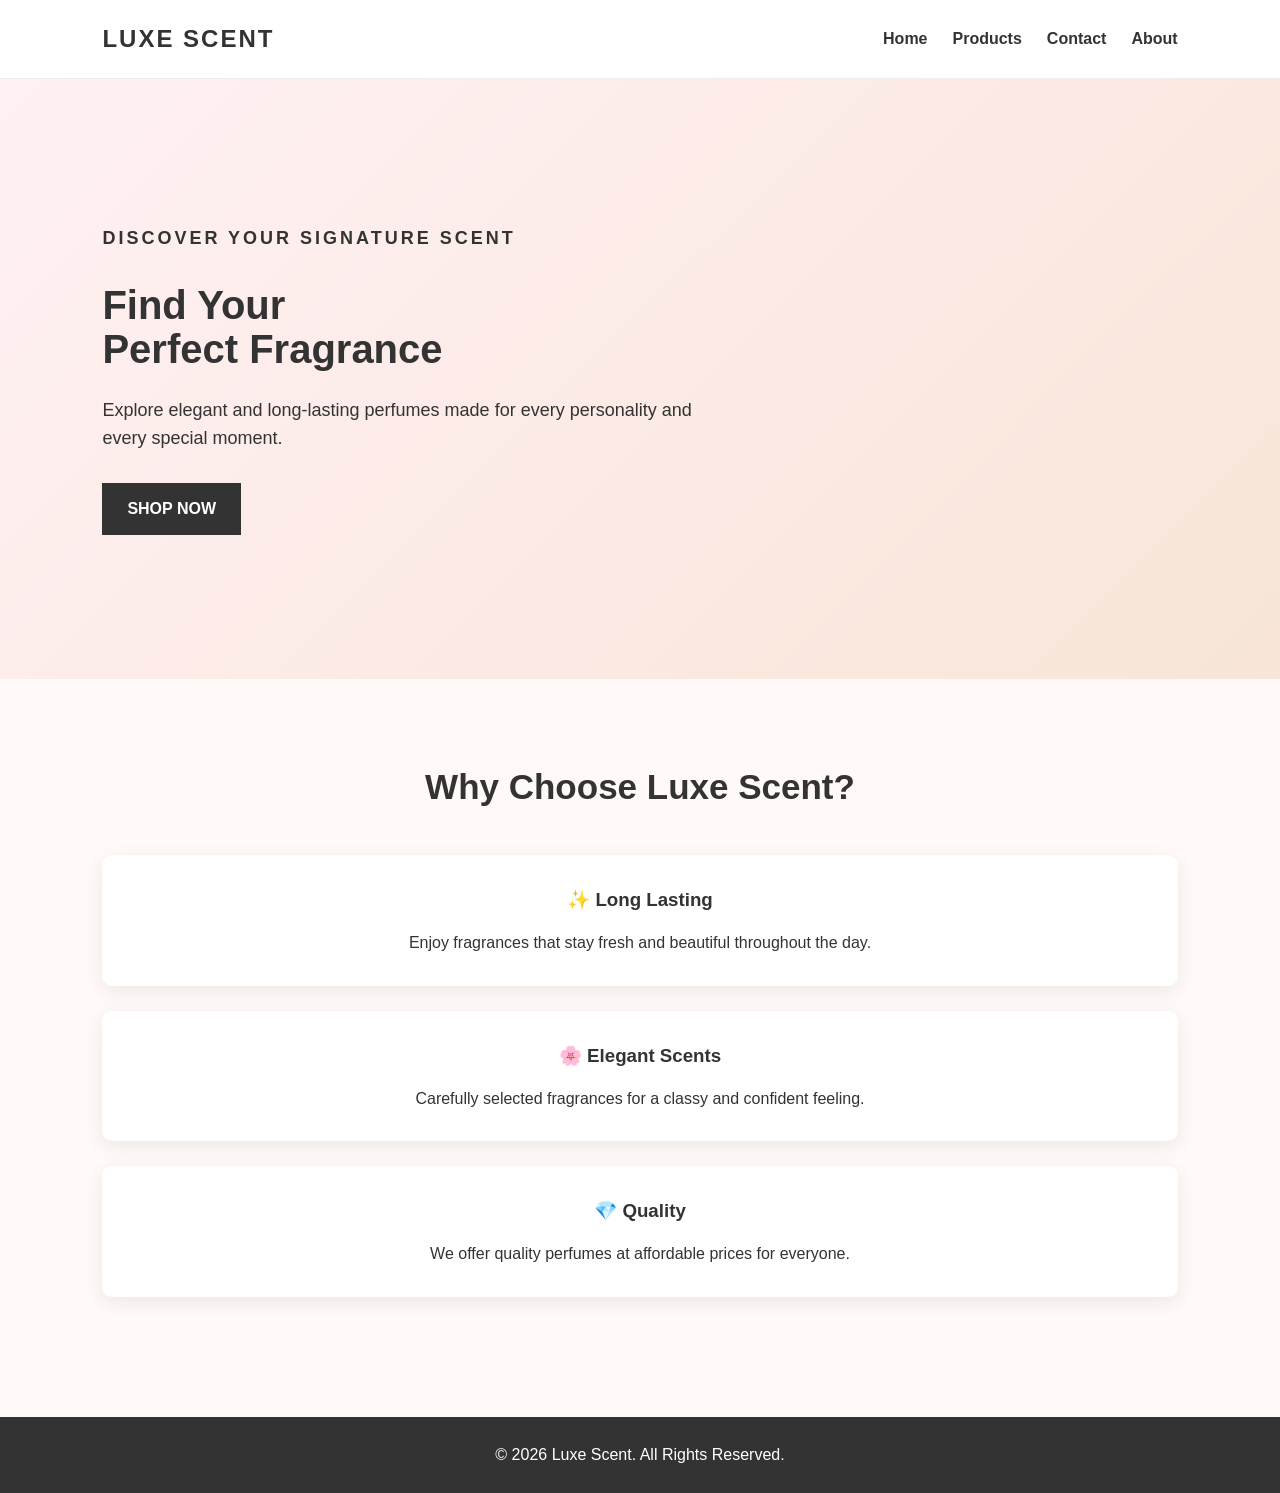
<file: index.html>
<!DOCTYPE html>
<html lang="en">
<head>
    <meta charset="UTF-8">
    <meta name="viewport" content="width=device-width, initial-scale=1.0">
    <title>Luxe Scent - Home</title>
    <link rel="stylesheet" href="style.css">
</head>

<body>

    <header>
        <nav class="navbar">
            <div class="logo">LUXE SCENT</div>

            <ul class="nav-links">
                <li><a href="index.html">Home</a></li>
                <li><a href="product.html">Products</a></li>
                <li><a href="contact.html">Contact</a></li>
                 <li><a href="about.html">About</a></li>
            </ul>
        </nav>
    </header>

    <main>

        <section class="hero">
            <div class="hero-content">
                <p class="small-title">DISCOVER YOUR SIGNATURE SCENT</p>

                <h1>Find Your<br>Perfect Fragrance</h1>

                <p>
                    Explore elegant and long-lasting perfumes made
                    for every personality and every special moment.
                </p>

                <a href="product.html" class="btn">SHOP NOW</a>
            </div>
        </section>

        <section class="about-section">
            <h2>Why Choose Luxe Scent?</h2>

            <div class="features">

                <div class="feature-card">
                    <h3>✨ Long Lasting</h3>
                    <p>
                        Enjoy fragrances that stay fresh and beautiful
                        throughout the day.
                    </p>
                </div>

                <div class="feature-card">
                    <h3>🌸 Elegant Scents</h3>
                    <p>
                        Carefully selected fragrances for a classy
                        and confident feeling.
                    </p>
                </div>

                <div class="feature-card">
                    <h3>💎 Quality</h3>
                    <p>
                        We offer quality perfumes at affordable prices
                        for everyone.
                    </p>
                </div>

            </div>
        </section>

    </main>

    <footer>
        <p>&copy; 2026 Luxe Scent. All Rights Reserved.</p>
    </footer>

</body>
</html>
</file>
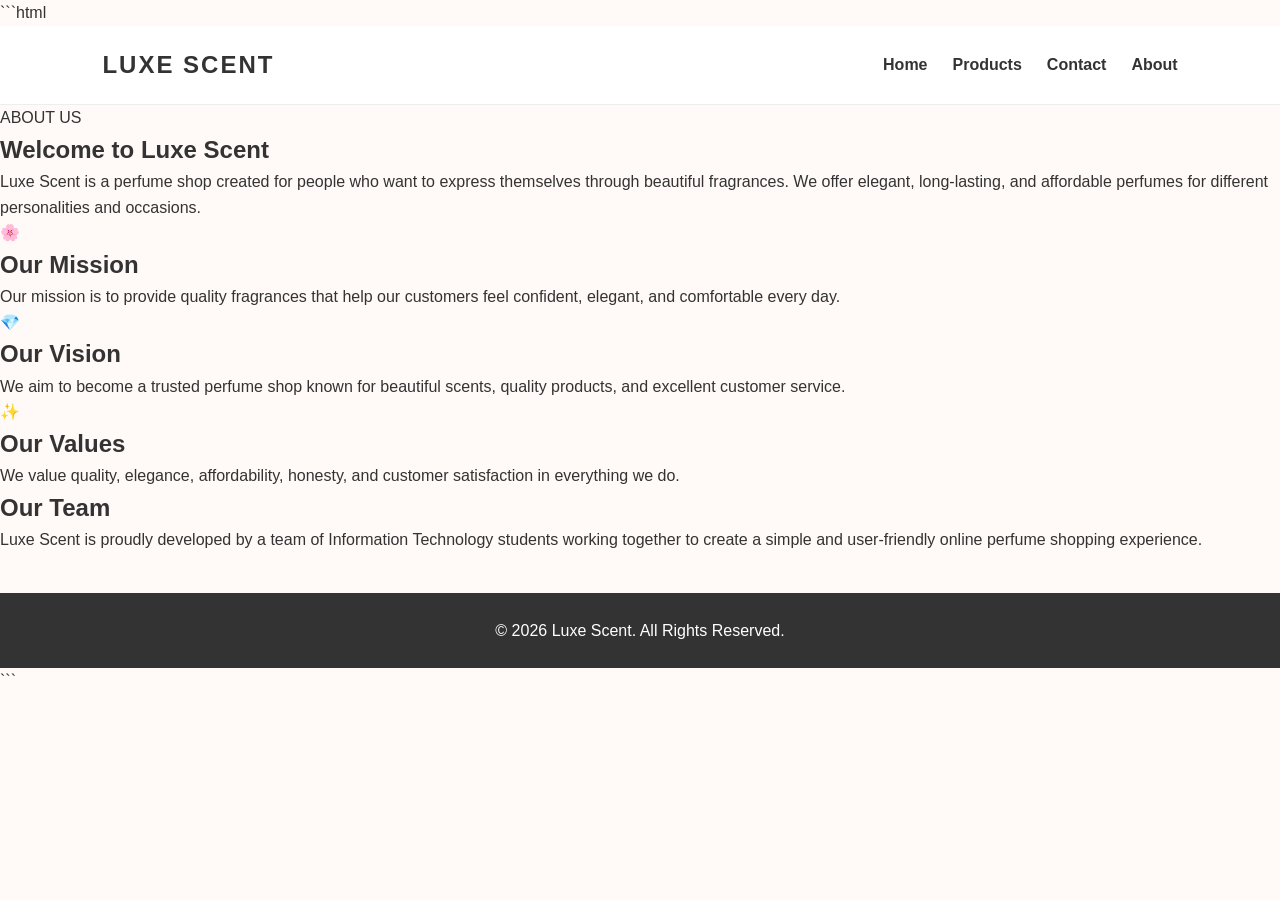
<file: about.html>
```html
<!DOCTYPE html>
<html lang="en">
<head>
    <meta charset="UTF-8">
    <meta name="viewport" content="width=device-width, initial-scale=1.0">
    <title>Luxe Scent | About Us</title>
    <link rel="stylesheet" href="style.css">
</head>

<body>

    <header>
        <nav class="navbar">
            <div class="logo">LUXE SCENT</div>

            <ul class="nav-links">
                <li><a href="index.html">Home</a></li>
                <li><a href="product.html">Products</a></li>
                <li><a href="contact.html">Contact</a></li>
                <li><a href="about.html">About</a></li>
            </ul>
        </nav>
    </header>

    <main>

        <section class="about-page">

            <p class="tagline">ABOUT US</p>

            <h1>Welcome to Luxe Scent</h1>

            <p class="about-intro">
                Luxe Scent is a perfume shop created for people who
                want to express themselves through beautiful fragrances.
                We offer elegant, long-lasting, and affordable perfumes
                for different personalities and occasions.
            </p>

            <div class="about-container">

                <div class="about-card">
                    <div class="about-icon">🌸</div>

                    <h2>Our Mission</h2>

                    <p>
                        Our mission is to provide quality fragrances
                        that help our customers feel confident,
                        elegant, and comfortable every day.
                    </p>
                </div>

                <div class="about-card">
                    <div class="about-icon">💎</div>

                    <h2>Our Vision</h2>

                    <p>
                        We aim to become a trusted perfume shop known
                        for beautiful scents, quality products,
                        and excellent customer service.
                    </p>
                </div>

                <div class="about-card">
                    <div class="about-icon">✨</div>

                    <h2>Our Values</h2>

                    <p>
                        We value quality, elegance, affordability,
                        honesty, and customer satisfaction in everything
                        we do.
                    </p>
                </div>

            </div>

            <section class="team-section">

                <h2>Our Team</h2>

                <p>
                    Luxe Scent is proudly developed by a team of
                    Information Technology students working together
                    to create a simple and user-friendly online
                    perfume shopping experience.
                </p>

            </section>

        </section>

    </main>

    <footer>
        <p>&copy; 2026 Luxe Scent. All Rights Reserved.</p>
    </footer>

</body>
</html>
```
</file>
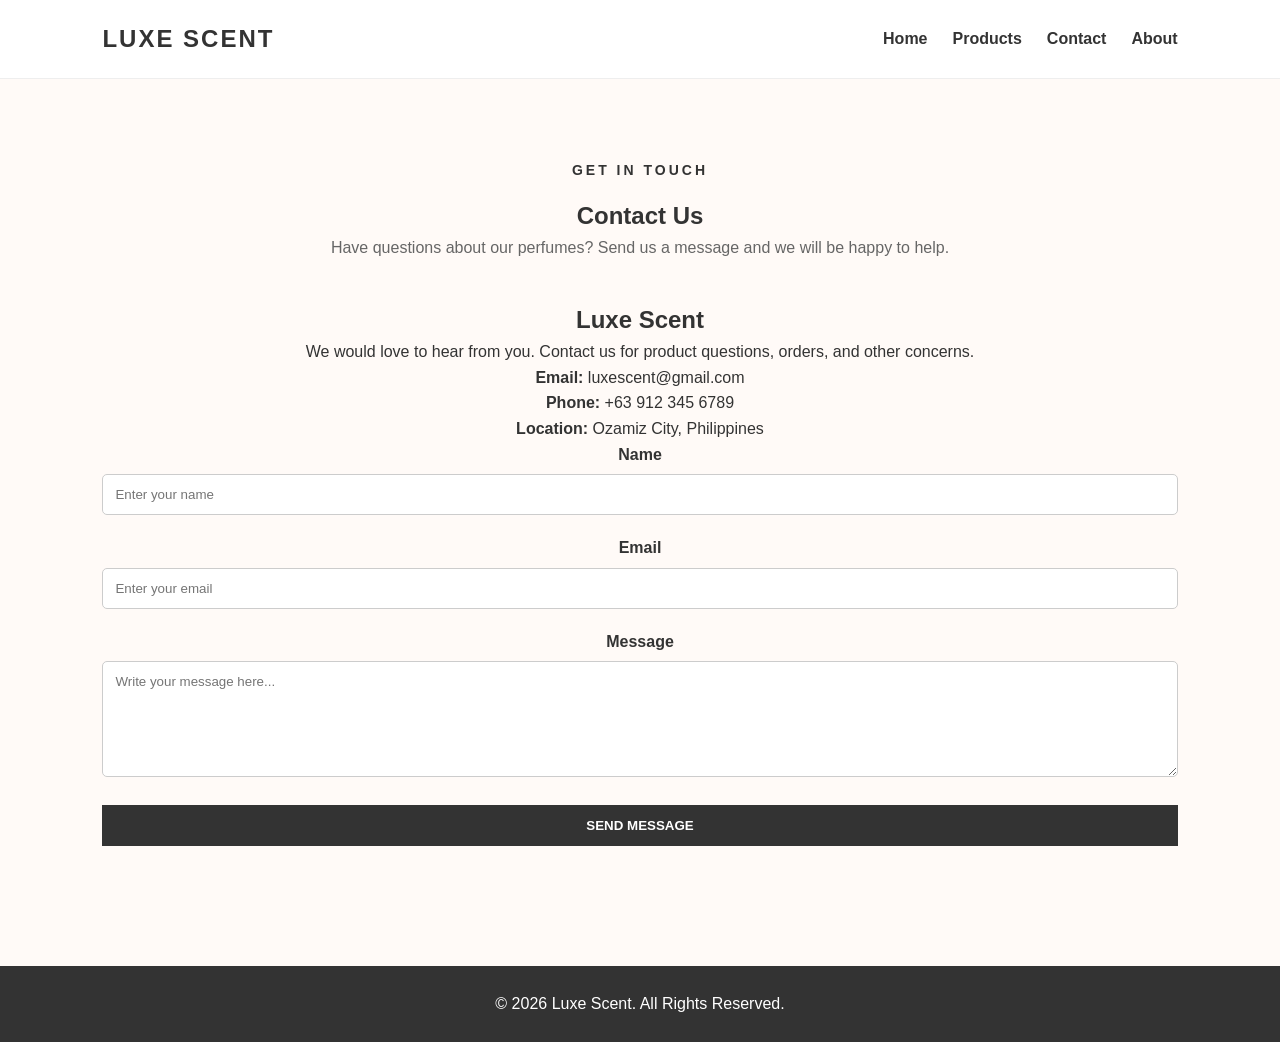
<file: contact.html>
<!DOCTYPE html>
<html lang="en">
<head>
    <meta charset="UTF-8">
    <meta name="viewport" content="width=device-width, initial-scale=1.0">
    <title>Luxe Scent - Contact</title>
    <link rel="stylesheet" href="style.css">
</head>

<body>

    <header>
        <nav class="navbar">
            <div class="logo">LUXE SCENT</div>

            <ul class="nav-links">
                <li><a href="index.html">Home</a></li>
                <li><a href="product.html">Products</a></li>
                <li><a href="contact.html">Contact</a></li>
                <li><a href="about.html">About</a></li>
            </ul>
        </nav>
    </header>

    <main>

        <section class="contact-section">

            <p class="small-title">GET IN TOUCH</p>

            <h1>Contact Us</h1>

            <p class="section-description">
                Have questions about our perfumes?
                Send us a message and we will be happy to help.
            </p>

            <div class="contact-container">

                <div class="contact-info">

                    <h2>Luxe Scent</h2>

                    <p>
                        We would love to hear from you.
                        Contact us for product questions,
                        orders, and other concerns.
                    </p>

                    <p><strong>Email:</strong> luxescent@gmail.com</p>

                    <p><strong>Phone:</strong> +63 912 345 6789</p>

                    <p><strong>Location:</strong> Ozamiz City, Philippines</p>

                </div>


                <form class="contact-form">

                    <label for="name">Name</label>
                    <input
                        type="text"
                        id="name"
                        name="name"
                        placeholder="Enter your name"
                        required
                    >

                    <label for="email">Email</label>
                    <input
                        type="email"
                        id="email"
                        name="email"
                        placeholder="Enter your email"
                        required
                    >

                    <label for="message">Message</label>
                    <textarea
                        id="message"
                        name="message"
                        rows="6"
                        placeholder="Write your message here..."
                        required
                    ></textarea>

                    <button type="submit">SEND MESSAGE</button>

                </form>

            </div>

        </section>

    </main>

    <footer>
        <p>&copy; 2026 Luxe Scent. All Rights Reserved.</p>
    </footer>

</body>
</html>
</file>
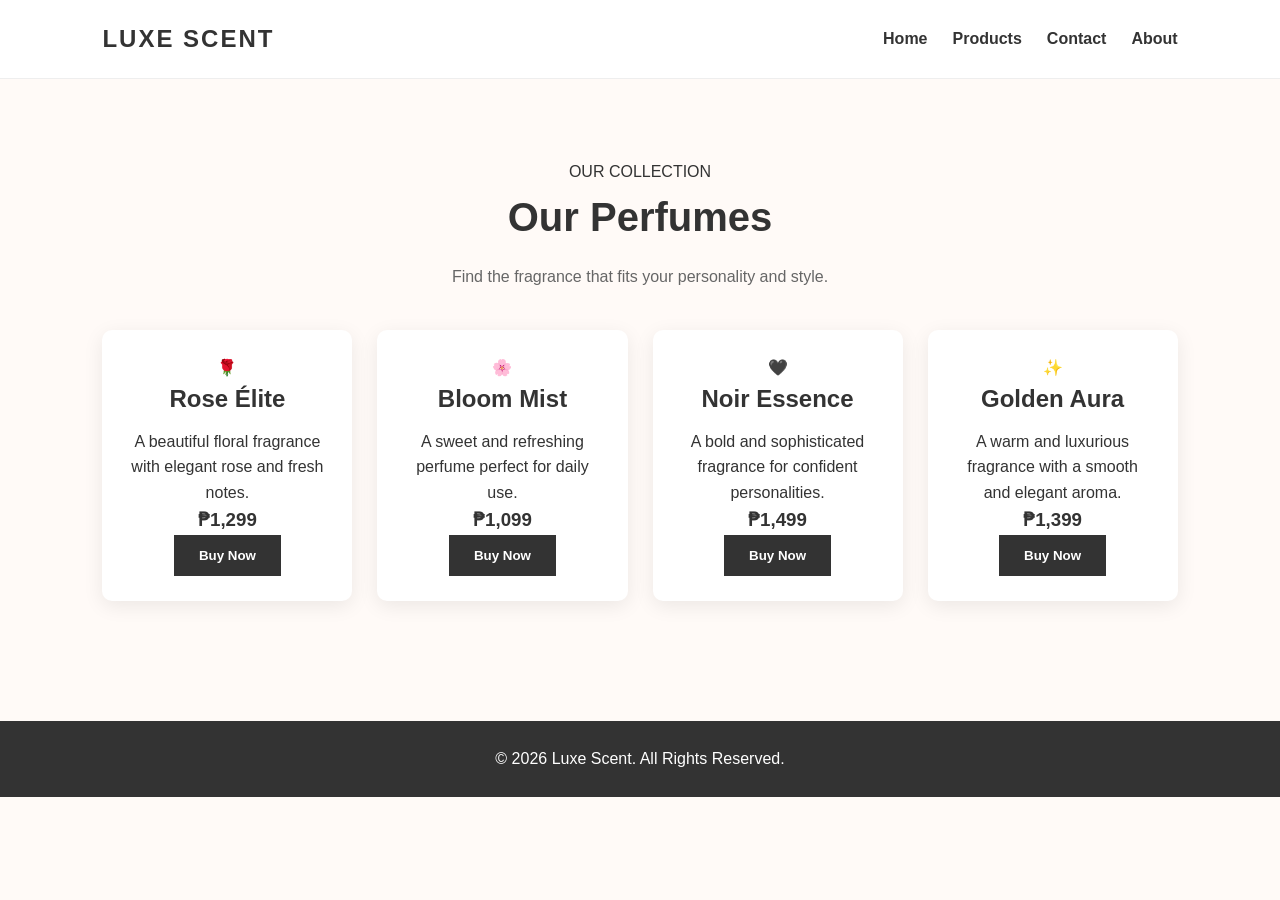
<file: product.html>
<!DOCTYPE html>
<html lang="en">
<head>
    <meta charset="UTF-8">
    <meta name="viewport" content="width=device-width, initial-scale=1.0">
    <title>Luxe Scent | Products</title>
    <link rel="stylesheet" href="style.css">
</head>

<body>

    <header>
        <nav class="navbar">
            <div class="logo">LUXE SCENT</div>

            <ul class="nav-links">
                <li><a href="index.html">Home</a></li>
                <li><a href="product.html">Products</a></li>
                <li><a href="contact.html">Contact</a></li>
		<li><a href="about.html">About</a></li>
            </ul>
        </nav>
    </header>

    <main>

        <section class="products-section">

            <p class="tagline">OUR COLLECTION</p>

            <h1>Our Perfumes</h1>

            <p class="section-description">
                Find the fragrance that fits your personality and style.
            </p>

            <div class="product-container">

                <div class="product-card">
                    <div class="perfume-icon">🌹</div>

                    <h2>Rose Élite</h2>

                    <p>
                        A beautiful floral fragrance with elegant
                        rose and fresh notes.
                    </p>

                    <h3>₱1,299</h3>

                    <button>Buy Now</button>
                </div>


                <div class="product-card">
                    <div class="perfume-icon">🌸</div>

                    <h2>Bloom Mist</h2>

                    <p>
                        A sweet and refreshing perfume perfect
                        for daily use.
                    </p>

                    <h3>₱1,099</h3>

                    <button>Buy Now</button>
                </div>


                <div class="product-card">
                    <div class="perfume-icon">🖤</div>

                    <h2>Noir Essence</h2>

                    <p>
                        A bold and sophisticated fragrance for
                        confident personalities.
                    </p>

                    <h3>₱1,499</h3>

                    <button>Buy Now</button>
                </div>


                <div class="product-card">
                    <div class="perfume-icon">✨</div>

                    <h2>Golden Aura</h2>

                    <p>
                        A warm and luxurious fragrance with
                        a smooth and elegant aroma.
                    </p>

                    <h3>₱1,399</h3>

                    <button>Buy Now</button>
                </div>

            </div>

        </section>

    </main>

    <footer>
        <p>&copy; 2026 Luxe Scent. All Rights Reserved.</p>
    </footer>

</body>
</html>
</file>
<file: style.css>
/* =========================
   GENERAL
========================= */

* {
    margin: 0;
    padding: 0;
    box-sizing: border-box;
}

html {
    scroll-behavior: smooth;
}

body {
    font-family: Arial, sans-serif;
    background-color: #fffaf7;
    color: #333;
    line-height: 1.6;
}


/* =========================
   NAVIGATION
========================= */

.navbar {
    display: flex;
    justify-content: space-between;
    align-items: center;
    padding: 20px 8%;
    background-color: #ffffff;
    border-bottom: 1px solid #eee;
}

.logo {
    font-size: 24px;
    font-weight: bold;
    letter-spacing: 2px;
}

.nav-links {
    display: flex;
    list-style: none;
    gap: 25px;
}

.nav-links a {
    text-decoration: none;
    color: #333;
    font-weight: bold;
}

.nav-links a:hover {
    color: #b76e79;
}


/* =========================
   HERO
========================= */

.hero {
    min-height: 600px;
    display: flex;
    align-items: center;
    padding: 60px 8%;
    background: linear-gradient(
        135deg,
        #fff0f3,
        #f8e5d8
    );
}

.hero-content {
    max-width: 600px;
}

.small-title {
    font-size: 14px;
    letter-spacing: 3px;
    font-weight: bold;
    margin-bottom: 15px;
}

.hero h1 {
    font-size: 55px;
    line-height: 1.1;
    margin-bottom: 25px;
}

.hero p {
    font-size: 18px;
    margin-bottom: 30px;
}


/* =========================
   BUTTON
========================= */

.btn,
button {
    display: inline-block;
    background-color: #333;
    color: white;
    padding: 13px 25px;
    border: none;
    text-decoration: none;
    cursor: pointer;
    font-weight: bold;
    transition: 0.3s;
}

.btn:hover,
button:hover {
    background-color: #b76e79;
}


/* =========================
   ABOUT / FEATURES
========================= */

.about-section {
    padding: 80px 8%;
    text-align: center;
}

.about-section h2 {
    font-size: 35px;
    margin-bottom: 40px;
}

.features {
    display: grid;
    grid-template-columns: repeat(3, 1fr);
    gap: 25px;
}

.feature-card {
    background-color: white;
    padding: 30px;
    border-radius: 10px;
    box-shadow: 0 5px 20px rgba(0, 0, 0, 0.08);
}

.feature-card h3 {
    margin-bottom: 15px;
}


/* =========================
   PRODUCTS
========================= */

.products-section {
    padding: 80px 8%;
    text-align: center;
}

.products-section h1 {
    font-size: 40px;
    margin-bottom: 15px;
}

.section-description {
    margin-bottom: 40px;
    color: #666;
}

.product-container {
    display: grid;
    grid-template-columns: repeat(4, 1fr);
    gap: 25px;
}

.product-card {
    background-color: white;
    padding: 25px;
    border-radius: 10px;
    box-shadow: 0 5px 20px rgba(0, 0, 0, 0.08);
    transition: 0.3s;
}

.product-card:hover {
    transform: translateY(-8px);
}

.perfume-image {
    height: 180px;
    display: flex;
    justify-content: center;
    align-items: center;
    font-size: 80px;
    background-color: #f8e5e8;
    border-radius: 10px;
    margin-bottom: 20px;
}

.product-card h2 {
    margin-bottom: 10px;
}

.description {
    color: #666;
    margin-bottom: 15px;
}

.price {
    font-size: 22px;
    font-weight: bold;
    margin-bottom: 15px;
}


/* =========================
   CONTACT
========================= */

.contact-section {
    padding: 80px 8%;
    text-align: center;
}

}

.contact-info h2 {
    margin-bottom: 20px;
    border-radius: 10px;
    box-shadow: 0 5px 20px rgba(0, 0, 0, 0.08);
}

.contact-form label {
    display: block;
    margin-bottom: 7px;
    font-weight: bold;
}

.contact-form input,
.contact-form textarea {
    width: 100%;
    padding: 12px;
    margin-bottom: 20px;
    border: 1px solid #ccc;
    border-radius: 5px;
    font-family: Arial, sans-serif;
}

.contact-form button {
    width: 100%;
}


/* =========================
   FOOTER
========================= */

footer {
    text-align: center;
    padding: 25px;
    background-color: #333;
    color: white;
    margin-top: 40px;
}


/* =========================
   RESPONSIVE DESIGN
========================= */

@media (max-width: 900px) {

    .product-container {

    .products-section h1,
    .contact-section h1 {
        font-size: 32px;
    }
}        grid-template-columns: repeat(2, 1fr);
    }

    .features {
        grid-template-columns: 1fr;
    }

        grid-template-columns: 1fr;
    }
    .contact-container {
        grid-template-columns: 1fr;
    }

    .hero h1 {
        font-size: 40px;
    }

    .product-container {
}


    }

    .hero {
        min-height: 500px;
        text-align: center;
    }
@media (max-width: 600px) {

    .navbar {
        flex-direction: column;
        gap: 15px;
    }

    .nav-links {
        gap: 15px;
}

.contact-info p {
    margin-bottom: 15px;
}

.contact-form {
    background-color: white;
    padding: 35px;
.contact-section h1 {
    text-align: left;
}

.contact-info {
    background-color: white;
    padding: 35px;
    border-radius: 10px;
    box-shadow: 0 5px 20px rgba(0, 0, 0, 0.08);
    font-size: 40px;
    margin-bottom: 15px;
}
.contact-container {
    max-width: 1000px;
    margin: 40px auto;
    display: grid;
    grid-template-columns: 1fr 1fr;
    gap: 40px;
</file>
